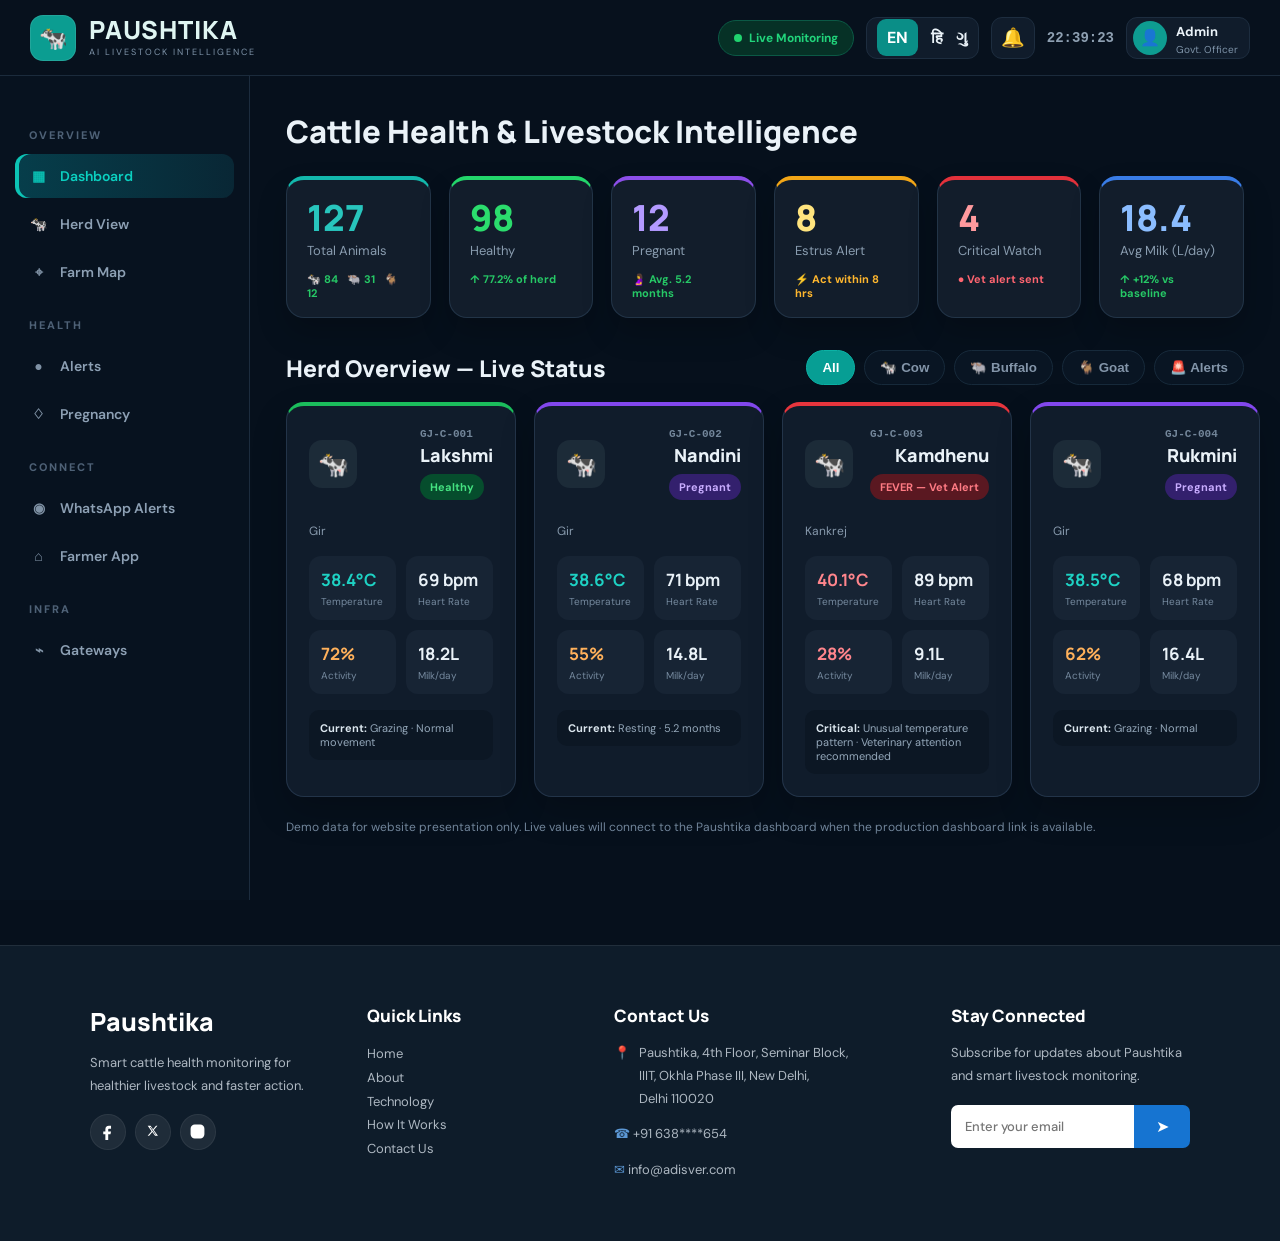
<file: adisver-website/dashboard-demo.html>
<!DOCTYPE html>
<html lang="en">
<head>
<meta charset="UTF-8">
<meta name="viewport" content="width=device-width, initial-scale=1.0">
<title>Paushtika Dashboard Demo</title>
<link href="https://fonts.googleapis.com/css2?family=DM+Sans:wght@400;500;600;700&family=Manrope:wght@700;800&display=swap" rel="stylesheet">
<style>
*{box-sizing:border-box}html{scroll-behavior:smooth}body{margin:0;background:#06101c;color:#eaf2f8;font-family:"DM Sans",sans-serif}.topbar{height:76px;background:#07111d;border-bottom:1px solid #1b2b3c;display:flex;align-items:center;justify-content:space-between;padding:0 30px;position:sticky;top:0;z-index:20}.brand{display:flex;align-items:center;gap:13px}.brand-mark{width:46px;height:46px;border-radius:13px;background:#0b9d91;display:grid;place-items:center;font-size:23px;box-shadow:inset 0 0 0 1px #ffffff18}.brand-name{font:800 25px Manrope;letter-spacing:1px;color:#dff5f2;line-height:1}.brand-sub{font-size:9px;letter-spacing:2px;color:#7f94a9;margin-top:4px}.top-actions{display:flex;align-items:center;gap:12px}.live{padding:9px 15px;border-radius:22px;background:#063126;border:1px solid #0b5945;color:#21d47b;font-weight:700;font-size:12px}.live:before{content:"";display:inline-block;width:8px;height:8px;border-radius:50%;background:#20d36f;margin-right:7px}.lang,.bell,.admin{border:1px solid #1d2d3f;background:#101c2b;border-radius:11px;height:42px;display:flex;align-items:center}.lang{padding:0 10px;gap:13px;font-weight:700}.lang .active{background:#0a8e87;color:#fff;border-radius:9px;padding:8px 10px}.bell{width:44px;justify-content:center;font-size:19px}.clock{font:600 14px monospace;color:#8ea0b2}.admin{padding:4px 11px 4px 6px;gap:9px}.avatar{width:34px;height:34px;border-radius:50%;background:#0e9c91;display:grid;place-items:center}.admin b{font-size:13px}.admin small{display:block;color:#7f94a9;font-size:10px;margin-top:2px}.shell{display:grid;grid-template-columns:250px 1fr;min-height:calc(100vh - 76px)}.sidebar{background:#07121f;border-right:1px solid #1c2c3e;padding:28px 15px;position:sticky;top:76px;height:calc(100vh - 76px);overflow:auto}.side-title{font-size:11px;letter-spacing:2px;color:#4e6176;font-weight:800;margin:0 14px 12px}.nav{display:flex;align-items:center;gap:12px;width:100%;padding:13px 14px;border:0;background:transparent;color:#8da0b4;text-align:left;border-radius:12px;font:600 14px "DM Sans";cursor:pointer;margin-bottom:4px}.nav:hover{background:#0c1b2b;color:#dbe7f0}.nav.active{background:linear-gradient(90deg,#063e4b,#092735);color:#0bd0c0;box-shadow:inset 4px 0 #0cc4b5}.nav .ico{width:19px;text-align:center;opacity:.9}.group{margin:24px 0 0}.main{padding:34px 36px 55px;overflow:hidden}.main-title{font:800 31px Manrope;margin:0 0 24px}.dashboard-grid{display:grid;grid-template-columns:repeat(6,minmax(140px,1fr));gap:18px}.stat{background:#121d2b;border:1px solid #223447;border-top:4px solid #13b8ac;border-radius:18px;padding:20px 20px 17px;min-height:125px;box-shadow:0 15px 30px #0003}.stat:nth-child(2){border-top-color:#23d66b}.stat:nth-child(3){border-top-color:#8c4ee9}.stat:nth-child(4){border-top-color:#f2a617}.stat:nth-child(5){border-top-color:#e3313b}.stat:nth-child(6){border-top-color:#397ce6}.num{font:800 36px Manrope;line-height:1}.stat:nth-child(1) .num{color:#28c5bd}.stat:nth-child(2) .num{color:#2bdd6d}.stat:nth-child(3) .num{color:#b39aff}.stat:nth-child(4) .num{color:#ffe47e}.stat:nth-child(5) .num{color:#ff9a9e}.stat:nth-child(6) .num{color:#8bbdff}.label{color:#899caf;margin-top:6px;font-size:13px}.sub{font-size:11px;color:#26c866;margin-top:13px;font-weight:700}.sub.warn{color:#ffb72e}.sub.red{color:#ff6570}.content-head{display:flex;align-items:center;justify-content:space-between;margin:32px 0 17px}.content-head h2{font:800 23px Manrope;margin:0}.filters{display:flex;gap:9px;flex-wrap:wrap}.filter{border:1px solid #172a3b;background:#091523;color:#8395a9;border-radius:22px;padding:9px 15px;font-weight:700;cursor:pointer}.filter.active{background:#079e94;color:#fff;border-color:#0bb2a5}.herd{display:grid;grid-template-columns:repeat(4,minmax(230px,1fr));gap:18px}.animal{background:#101c2b;border:1px solid #233449;border-top:4px solid #1bbd5c;border-radius:18px;padding:22px;min-height:340px;box-shadow:0 15px 35px #0003}.animal.purple{border-top-color:#8247ed}.animal.red{border-top-color:#e7353d}.animal .animal-top{display:flex;align-items:center;justify-content:space-between}.cow-icon{width:48px;height:48px;border-radius:13px;background:#1c2b38;display:grid;place-items:center;font-size:25px}.id{color:#73869a;font:600 11px monospace}.name{font:800 18px Manrope;text-align:right;margin-top:3px}.tag{display:inline-block;margin-top:7px;padding:6px 10px;border-radius:20px;font-size:11px;font-weight:700;background:#064d2d;color:#45e281}.tag.preg{background:#33206d;color:#c9adff}.tag.alert{background:#5a1821;color:#ff7b84}.breed{font-size:12px;color:#8799ac;margin:23px 0 17px}.metrics{display:grid;grid-template-columns:1fr 1fr;gap:10px}.metric{background:#172434;border-radius:12px;padding:12px}.metric .v{font:700 17px Manrope}.metric .m{font-size:10px;color:#75899e;margin-top:4px}.metric.teal .v{color:#1ed2c4}.metric.orange .v{color:#ffb15b}.metric.red .v{color:#ff858c}.activity{margin-top:16px;background:#0c1724;border-radius:10px;padding:11px;color:#94a7b9;font-size:11px}.activity strong{color:#dce7ef}.panel{display:none}.panel.active{display:block}.demo-note{margin-top:22px;color:#71859a;font-size:12px}.site-footer{background:#0e1c2a;color:#fff;padding:58px 7vw 46px;display:grid;grid-template-columns:1.15fr 1fr 1.45fr 1.2fr;gap:48px;border-top:1px solid rgba(255,255,255,.08);margin-top:45px}.site-footer h3{font:800 17px Manrope;margin:0 0 15px}.site-footer p,.site-footer a,.site-footer address{font-size:13px;line-height:1.75;color:#aeb8c2}.site-footer a{text-decoration:none}.site-footer a:hover{color:#dce6a8}.footer-brand{font:800 25px Manrope;color:#fff;margin-bottom:11px}.footer-brand-col>p{max-width:290px}.social{display:flex;gap:9px;margin-top:16px}.social a{width:36px;height:36px;border-radius:50%;display:grid;place-items:center;background:#ffffff12;color:#fff;border:1px solid #ffffff10}.social a:hover{background:#ffffff20}.social svg{width:17px;height:17px;fill:currentColor}.site-footer address{font-style:normal;margin-bottom:8px;display:flex;gap:9px;align-items:flex-start}.site-footer address span,.site-footer .footer-col>p>span{color:#5c98d5}.newsletter-col p{max-width:330px}.newsletter-form{display:flex;margin-top:17px;max-width:360px}.newsletter-form input{min-width:0;flex:1;border:0;outline:0;padding:13px 14px;border-radius:7px 0 0 7px;font:500 13px "DM Sans"}.newsletter-form button{width:56px;border:0;border-radius:0 7px 7px 0;background:#1674d1;color:#fff;font-size:16px;cursor:pointer}
@media(max-width:1250px){.dashboard-grid{grid-template-columns:repeat(3,1fr)}.herd{grid-template-columns:repeat(2,1fr)}}@media(max-width:850px){.top-actions .clock,.top-actions .lang,.top-actions .admin small{display:none}.shell{grid-template-columns:1fr}.sidebar{position:static;height:auto;display:flex;gap:5px;overflow:auto;padding:10px}.group{display:contents}.side-title{display:none}.nav{min-width:max-content}.main{padding:25px 18px}.site-footer{grid-template-columns:1fr 1fr}}@media(max-width:600px){.dashboard-grid,.herd{grid-template-columns:1fr}.main-title{font-size:25px}.topbar{padding:0 15px}.brand-name{font-size:20px}.live{display:none}.site-footer{grid-template-columns:1fr}}
</style>
</head>
<body class="kiran-site">
<header class="topbar">
  <div class="brand"><div class="brand-mark">🐄</div><div><div class="brand-name">PAUSHTIKA</div><div class="brand-sub">AI LIVESTOCK INTELLIGENCE</div></div></div>
  <div class="top-actions"><div class="live">Live Monitoring</div><div class="lang"><span class="active">EN</span><span>हि</span><span>ગુ</span></div><div class="bell">🔔</div><div class="clock" id="clock">16:40:06</div><div class="admin"><div class="avatar">👤</div><div><b>Admin</b><small>Govt. Officer</small></div></div></div>
</header>
<div class="shell">
<aside class="sidebar">
  <div class="group"><div class="side-title">OVERVIEW</div><button class="nav active" data-panel="dashboard"><span class="ico">▦</span>Dashboard</button><button class="nav" data-panel="herd"><span class="ico">🐄</span>Herd View</button><button class="nav" data-panel="map"><span class="ico">⌖</span>Farm Map</button></div>
  <div class="group"><div class="side-title">HEALTH</div><button class="nav" data-panel="alerts"><span class="ico">●</span>Alerts</button><button class="nav" data-panel="pregnancy"><span class="ico">♢</span>Pregnancy</button></div>
  <div class="group"><div class="side-title">CONNECT</div><button class="nav" data-panel="whatsapp"><span class="ico">◉</span>WhatsApp Alerts</button><button class="nav" data-panel="farmer"><span class="ico">⌂</span>Farmer App</button></div>
  <div class="group"><div class="side-title">INFRA</div><button class="nav" data-panel="gateways"><span class="ico">⌁</span>Gateways</button></div>
</aside>
<main class="main">
  <section id="dashboard" class="panel active">
    <h1 class="main-title">Cattle Health &amp; Livestock Intelligence</h1>
    <div class="dashboard-grid">
      <div class="stat"><div class="num">127</div><div class="label">Total Animals</div><div class="sub">🐄 84 &nbsp; 🐃 31 &nbsp; 🐐 12</div></div>
      <div class="stat"><div class="num">98</div><div class="label">Healthy</div><div class="sub">↑ 77.2% of herd</div></div>
      <div class="stat"><div class="num">12</div><div class="label">Pregnant</div><div class="sub">🤰 Avg. 5.2 months</div></div>
      <div class="stat"><div class="num">8</div><div class="label">Estrus Alert</div><div class="sub warn">⚡ Act within 8 hrs</div></div>
      <div class="stat"><div class="num">4</div><div class="label">Critical Watch</div><div class="sub red">● Vet alert sent</div></div>
      <div class="stat"><div class="num">18.4</div><div class="label">Avg Milk (L/day)</div><div class="sub">↑ +12% vs baseline</div></div>
    </div>
    <div class="content-head"><h2>Herd Overview — Live Status</h2><div class="filters"><button class="filter active">All</button><button class="filter">🐄 Cow</button><button class="filter">🐃 Buffalo</button><button class="filter">🐐 Goat</button><button class="filter">🚨 Alerts</button></div></div>
    <div class="herd">
      <article class="animal"><div class="animal-top"><div class="cow-icon">🐄</div><div><div class="id">GJ-C-001</div><div class="name">Lakshmi</div><span class="tag">Healthy</span></div></div><div class="breed">Gir</div><div class="metrics"><div class="metric teal"><div class="v">38.4°C</div><div class="m">Temperature</div></div><div class="metric"><div class="v">69 bpm</div><div class="m">Heart Rate</div></div><div class="metric orange"><div class="v">72%</div><div class="m">Activity</div></div><div class="metric"><div class="v">18.2L</div><div class="m">Milk/day</div></div></div><div class="activity"><strong>Current:</strong> Grazing · Normal movement</div></article>
      <article class="animal purple"><div class="animal-top"><div class="cow-icon">🐄</div><div><div class="id">GJ-C-002</div><div class="name">Nandini</div><span class="tag preg">Pregnant</span></div></div><div class="breed">Gir</div><div class="metrics"><div class="metric teal"><div class="v">38.6°C</div><div class="m">Temperature</div></div><div class="metric"><div class="v">71 bpm</div><div class="m">Heart Rate</div></div><div class="metric orange"><div class="v">55%</div><div class="m">Activity</div></div><div class="metric"><div class="v">14.8L</div><div class="m">Milk/day</div></div></div><div class="activity"><strong>Current:</strong> Resting · 5.2 months</div></article>
      <article class="animal red"><div class="animal-top"><div class="cow-icon">🐄</div><div><div class="id">GJ-C-003</div><div class="name">Kamdhenu</div><span class="tag alert">FEVER — Vet Alert</span></div></div><div class="breed">Kankrej</div><div class="metrics"><div class="metric red"><div class="v">40.1°C</div><div class="m">Temperature</div></div><div class="metric"><div class="v">89 bpm</div><div class="m">Heart Rate</div></div><div class="metric red"><div class="v">28%</div><div class="m">Activity</div></div><div class="metric"><div class="v">9.1L</div><div class="m">Milk/day</div></div></div><div class="activity"><strong>Critical:</strong> Unusual temperature pattern · Veterinary attention recommended</div></article>
      <article class="animal purple"><div class="animal-top"><div class="cow-icon">🐄</div><div><div class="id">GJ-C-004</div><div class="name">Rukmini</div><span class="tag preg">Pregnant</span></div></div><div class="breed">Gir</div><div class="metrics"><div class="metric teal"><div class="v">38.5°C</div><div class="m">Temperature</div></div><div class="metric"><div class="v">68 bpm</div><div class="m">Heart Rate</div></div><div class="metric orange"><div class="v">62%</div><div class="m">Activity</div></div><div class="metric"><div class="v">16.4L</div><div class="m">Milk/day</div></div></div><div class="activity"><strong>Current:</strong> Grazing · Normal</div></article>
    </div>
    <div class="demo-note">Demo data for website presentation only. Live values will connect to the Paushtika dashboard when the production dashboard link is available.</div>
  </section>
  <section id="herd" class="panel"><h1 class="main-title">Herd View</h1><div class="content-head"><h2>127 animals monitored</h2></div><div class="herd"><article class="animal"><div class="name" style="text-align:left">Lakshmi · GJ-C-001</div><div class="breed">Healthy · Grazing · 38.4°C</div><div class="activity">Activity: 72% · Location: North pasture</div></article><article class="animal purple"><div class="name" style="text-align:left">Nandini · GJ-C-002</div><div class="breed">Pregnant · Resting · 38.6°C</div><div class="activity">Activity: 55% · Location: Shed 2</div></article></div></section>
  <section id="map" class="panel"><h1 class="main-title">Farm Map</h1><div class="stat" style="max-width:700px"><div class="num">127</div><div class="label">Tracked animals across the farm</div><div class="activity">📍 Live location view placeholder — this demo will connect to GPS/LoRaWAN location data later.</div></div></section>
  <section id="alerts" class="panel"><h1 class="main-title">Health Alerts</h1><div class="stat" style="max-width:760px;border-top-color:#e3313b"><div class="num">4</div><div class="label">Critical Watch</div><div class="sub red">Veterinary attention recommended</div><div class="activity">Kamdhenu · GJ-C-003 · Unusual temperature and activity pattern detected.</div></div></section>
  <section id="pregnancy" class="panel"><h1 class="main-title">Pregnancy</h1><div class="stat" style="max-width:760px;border-top-color:#8c4ee9"><div class="num">12</div><div class="label">Pregnancy cases being monitored</div><div class="activity">Nandini · Avg. 5.2 months · Continue routine monitoring.</div></div></section>
  <section id="whatsapp" class="panel"><h1 class="main-title">WhatsApp Alerts</h1><div class="stat" style="max-width:760px;border-top-color:#23d66b"><div class="num">✓</div><div class="label">Alert channel active</div><div class="activity">When a critical health pattern is detected, the configured farmer/veterinary contact can receive an alert through WhatsApp.</div></div></section>
  <section id="farmer" class="panel"><h1 class="main-title">Farmer App</h1><div class="stat" style="max-width:760px"><div class="label">Mobile access</div><div class="activity">The production farmer app will be connected here once its live URL is available.</div></div></section>
  <section id="gateways" class="panel"><h1 class="main-title">Gateways</h1><div class="stat" style="max-width:760px;border-top-color:#397ce6"><div class="num">3</div><div class="label">Connected gateways</div><div class="activity">LoRaWAN gateway status and last-seen information will appear here in the connected version.</div></div></section>
</main></div>
<footer id="contact" class="site-footer">
  <div class="footer-col footer-brand-col"><div class="footer-brand">Paushtika</div><p>Smart cattle health monitoring for healthier livestock and faster action.</p><div class="social" aria-label="Paushtika social links">
    <a href="https://facebook.com" target="_blank" rel="noopener noreferrer" aria-label="Facebook"><svg viewBox="0 0 24 24"><path d="M14 8h3V4h-3c-3.31 0-5 1.79-5 5v3H6v4h3v8h4v-8h3.2l.8-4H13V9c0-.7.3-1 1-1z"/></svg></a>
    <a href="https://x.com" target="_blank" rel="noopener noreferrer" aria-label="X"><svg viewBox="0 0 24 24"><path d="M5.2 4h4.1l3.5 4.8L16.9 4H19l-5.2 6 5.9 8h-4.1l-3.8-5.2L7.3 18H5.2l5.5-6.3L5.2 4zm3.1 1.8 7.4 10.4h1.1L9.4 5.8H8.3z"/></svg></a>
    <a href="https://instagram.com" target="_blank" rel="noopener noreferrer" aria-label="Instagram"><svg viewBox="0 0 24 24" fill="none" stroke="currentColor" stroke-width="1.9"><rect x="3.2" y="3.2" width="17.6" height="17.6" rx="5"/><circle cx="12" cy="12" r="4.1"/><circle cx="17.5" cy="6.7" r="1" fill="currentColor" stroke="none"/></svg></a>
  </div></div>
  <div class="footer-col"><h3>Quick Links</h3><a href="index.html">Home</a><br><a href="index.html#about">About</a><br><a href="index.html#technology">Technology</a><br><a href="index.html#technology">How It Works</a><br><a href="#contact">Contact Us</a></div>
  <div class="footer-col"><h3>Contact Us</h3><address><span>📍</span><a href="https://www.google.com/maps/search/?api=1&query=Seminar+Block+IIIT+Okhla+Phase+III+New+Delhi+Delhi+110020" target="_blank" rel="noopener noreferrer">Paushtika, 4th Floor, Seminar Block,<br>IIIT, Okhla Phase III, New Delhi,<br>Delhi 110020</a></address><p><span>☎</span> <a href="tel:+916380000654">+91 638****654</a></p><p><span>✉</span> <a href="mailto:info@adisver.com">info@adisver.com</a></p></div>
  <div class="footer-col newsletter-col"><h3>Stay Connected</h3><p>Subscribe for updates about Paushtika and smart livestock monitoring.</p><form class="newsletter-form" action="mailto:info@adisver.com" method="post" enctype="text/plain"><input type="email" name="email" placeholder="Enter your email" aria-label="Email address" required><button type="submit" aria-label="Subscribe">➤</button></form></div>
</footer>
<script>
const navs=document.querySelectorAll('.nav'),panels=document.querySelectorAll('.panel');
navs.forEach(n=>n.addEventListener('click',()=>{navs.forEach(x=>x.classList.remove('active'));n.classList.add('active');panels.forEach(p=>p.classList.toggle('active',p.id===n.dataset.panel));window.scrollTo({top:0,behavior:'smooth'})}));
const filters=document.querySelectorAll('.filter');filters.forEach(f=>f.addEventListener('click',()=>{filters.forEach(x=>x.classList.remove('active'));f.classList.add('active')}));
function tick(){document.getElementById('clock').textContent=new Date().toLocaleTimeString('en-GB',{hour12:false})}tick();setInterval(tick,1000);
</script>
</body></html>
</file>
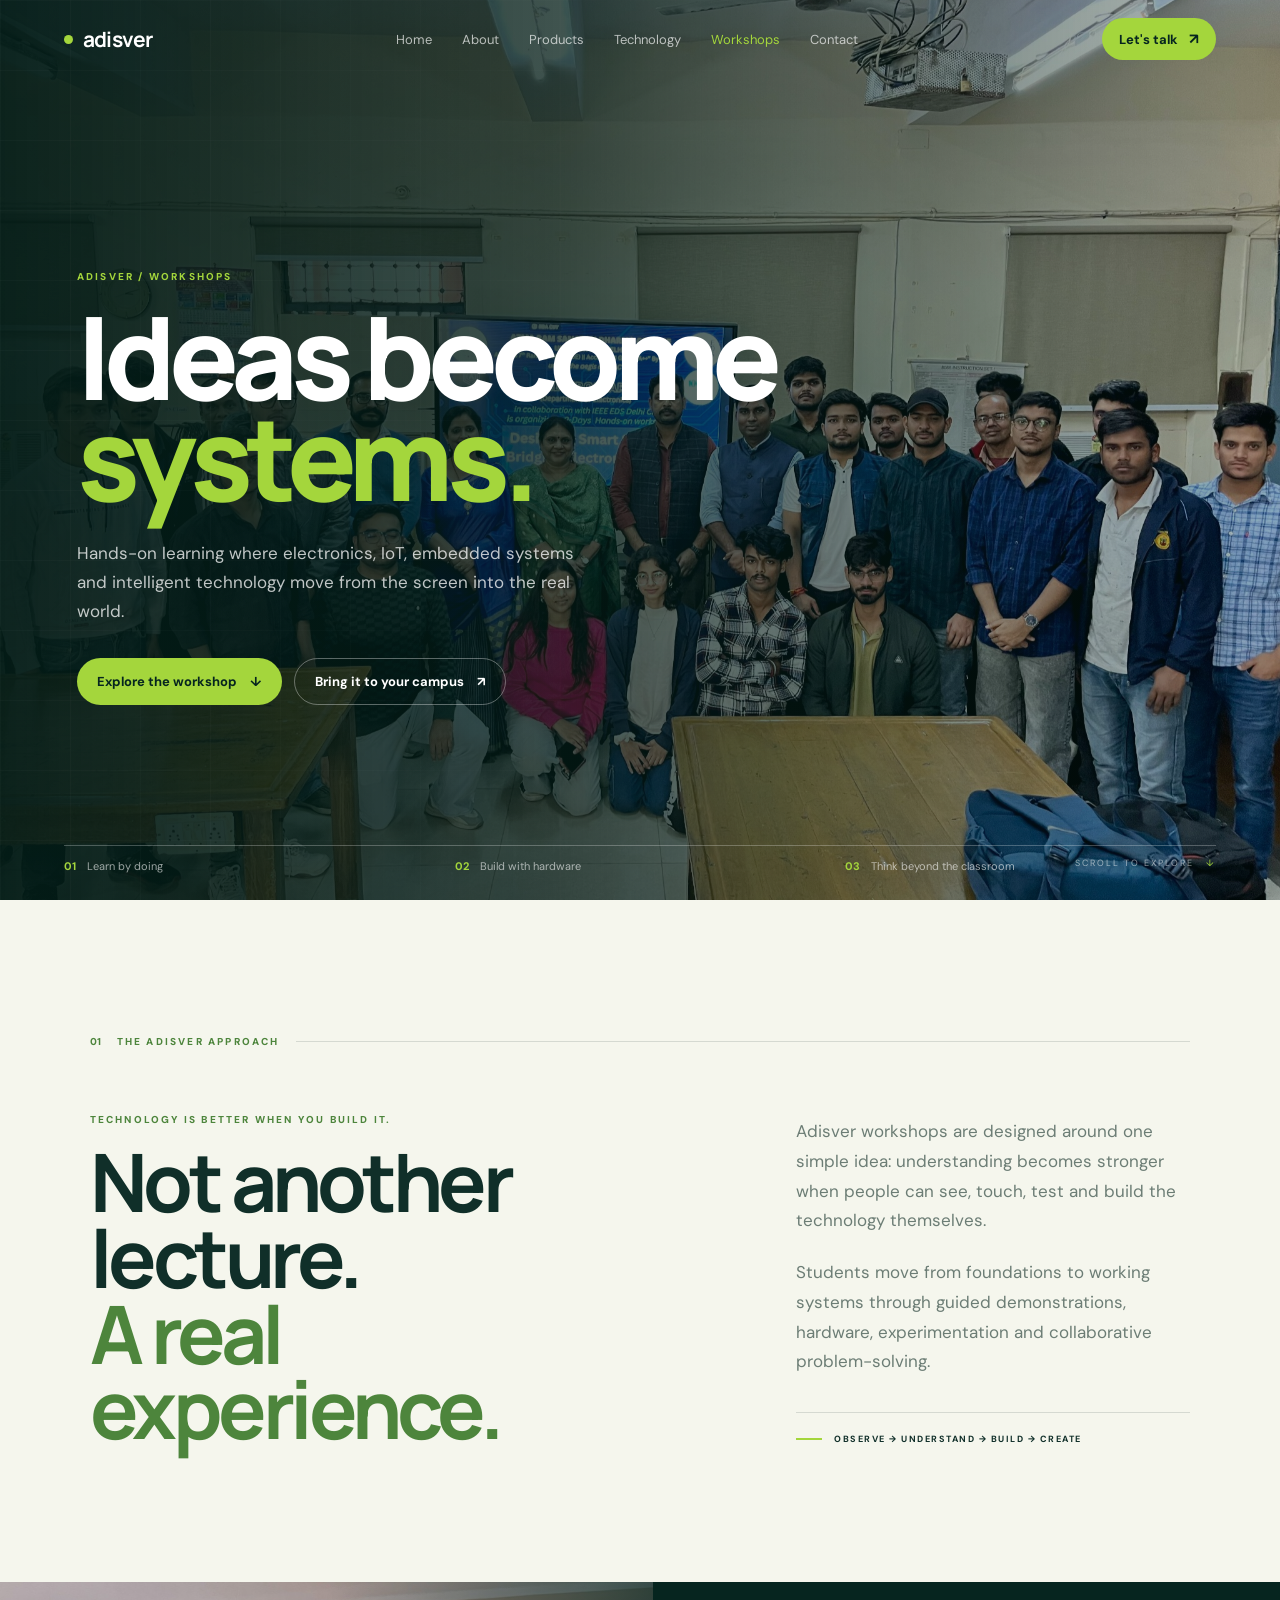
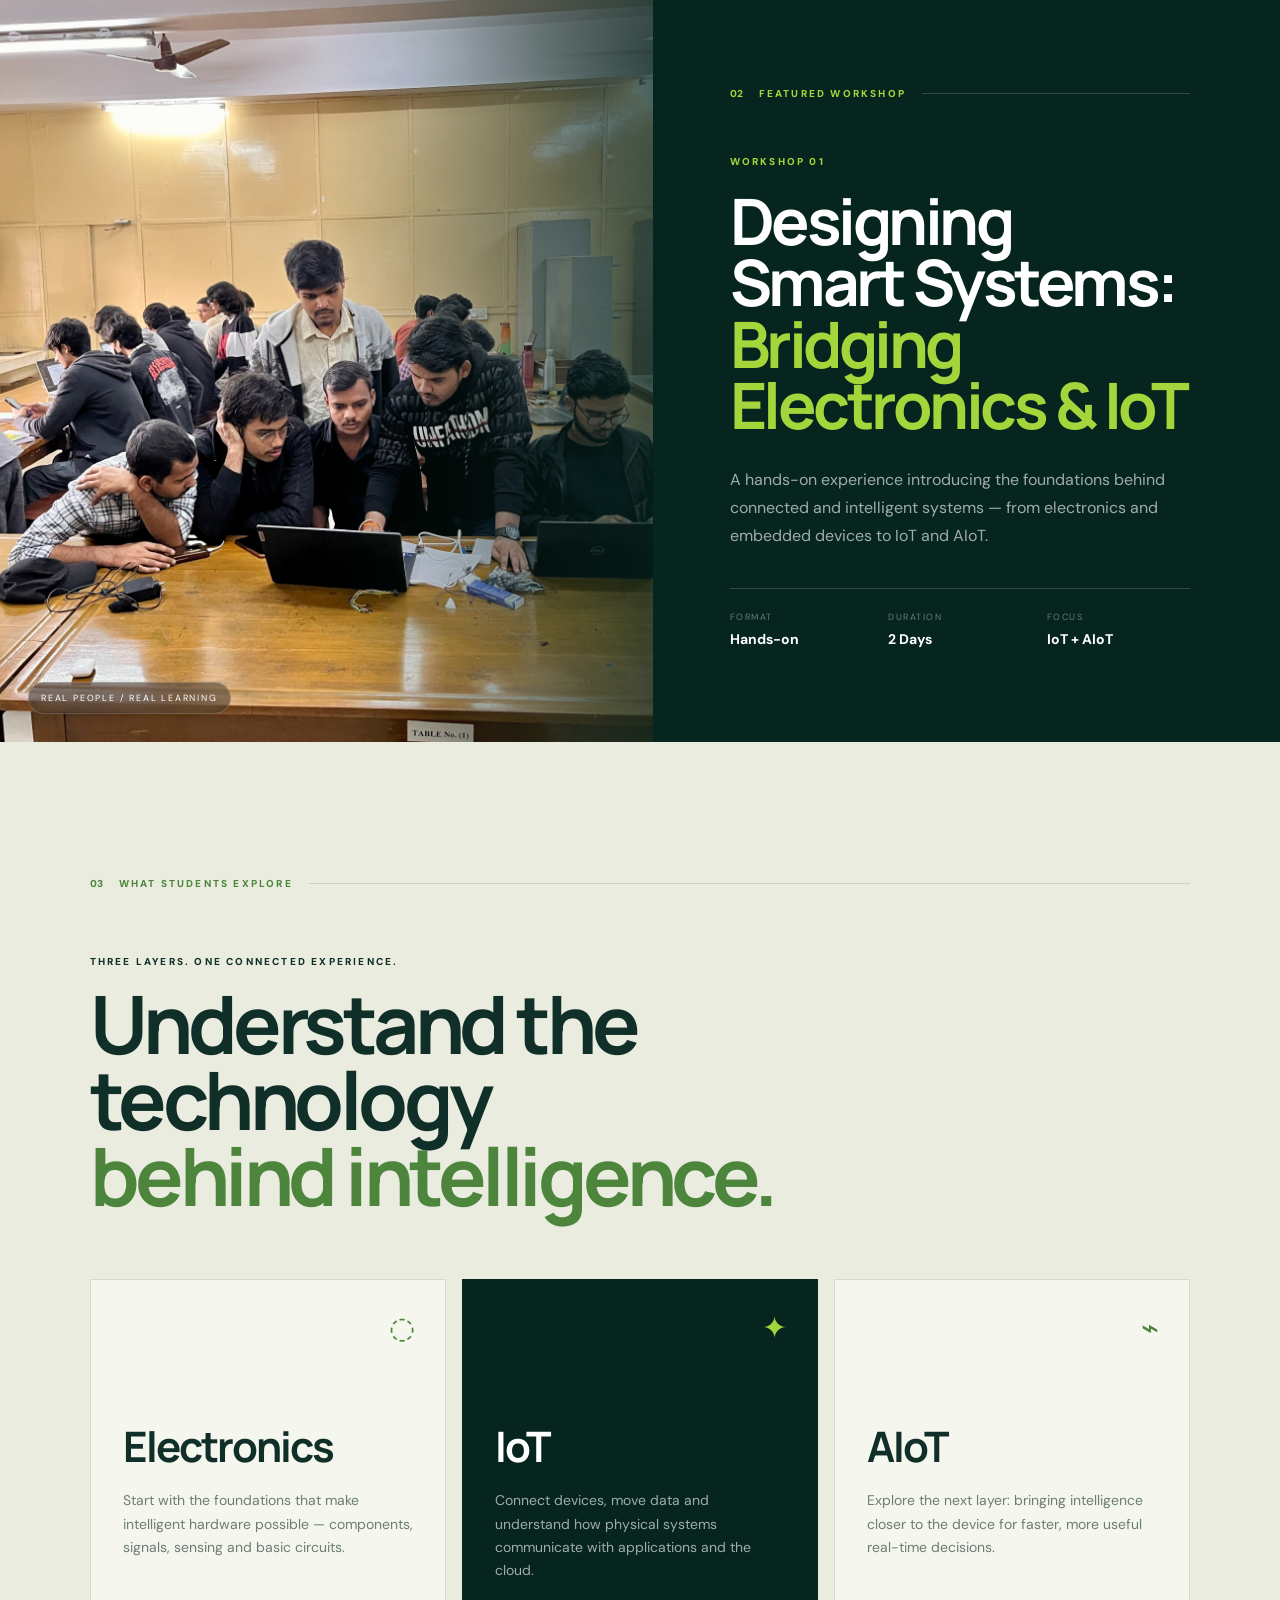
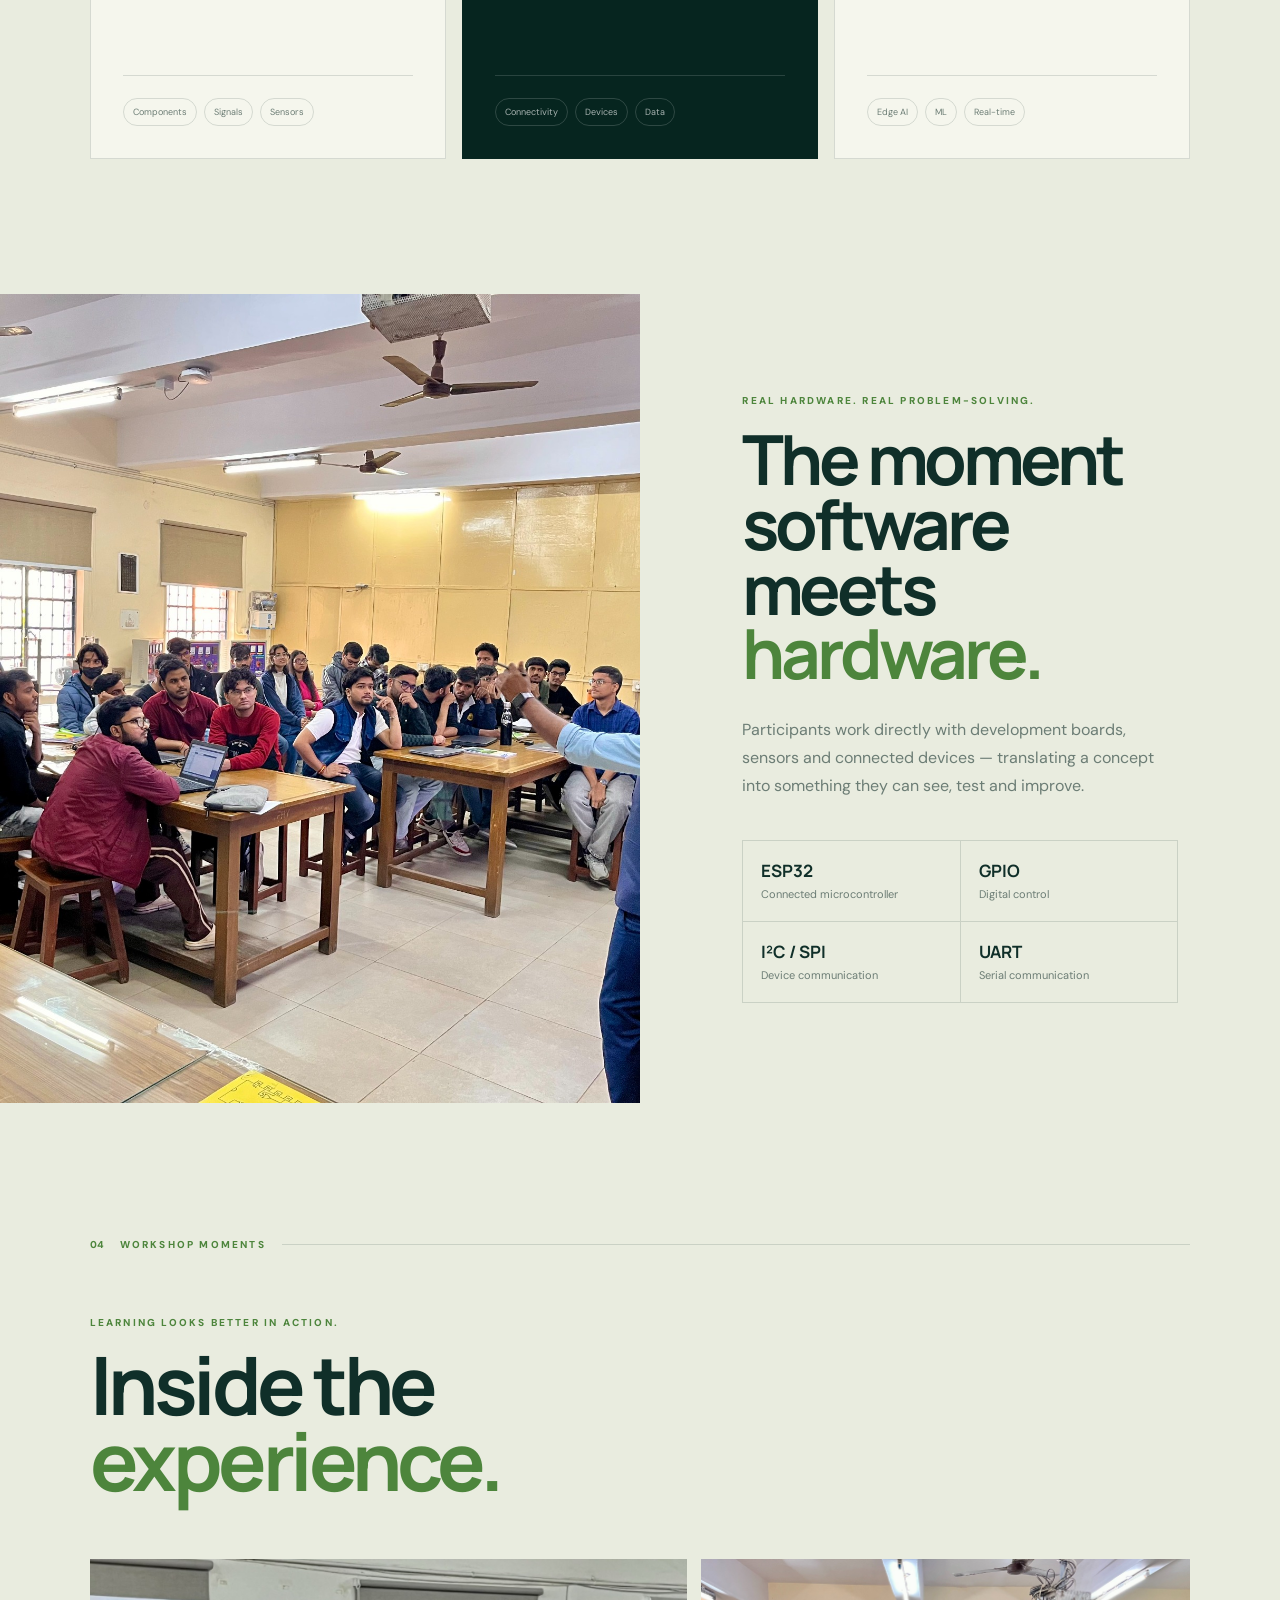
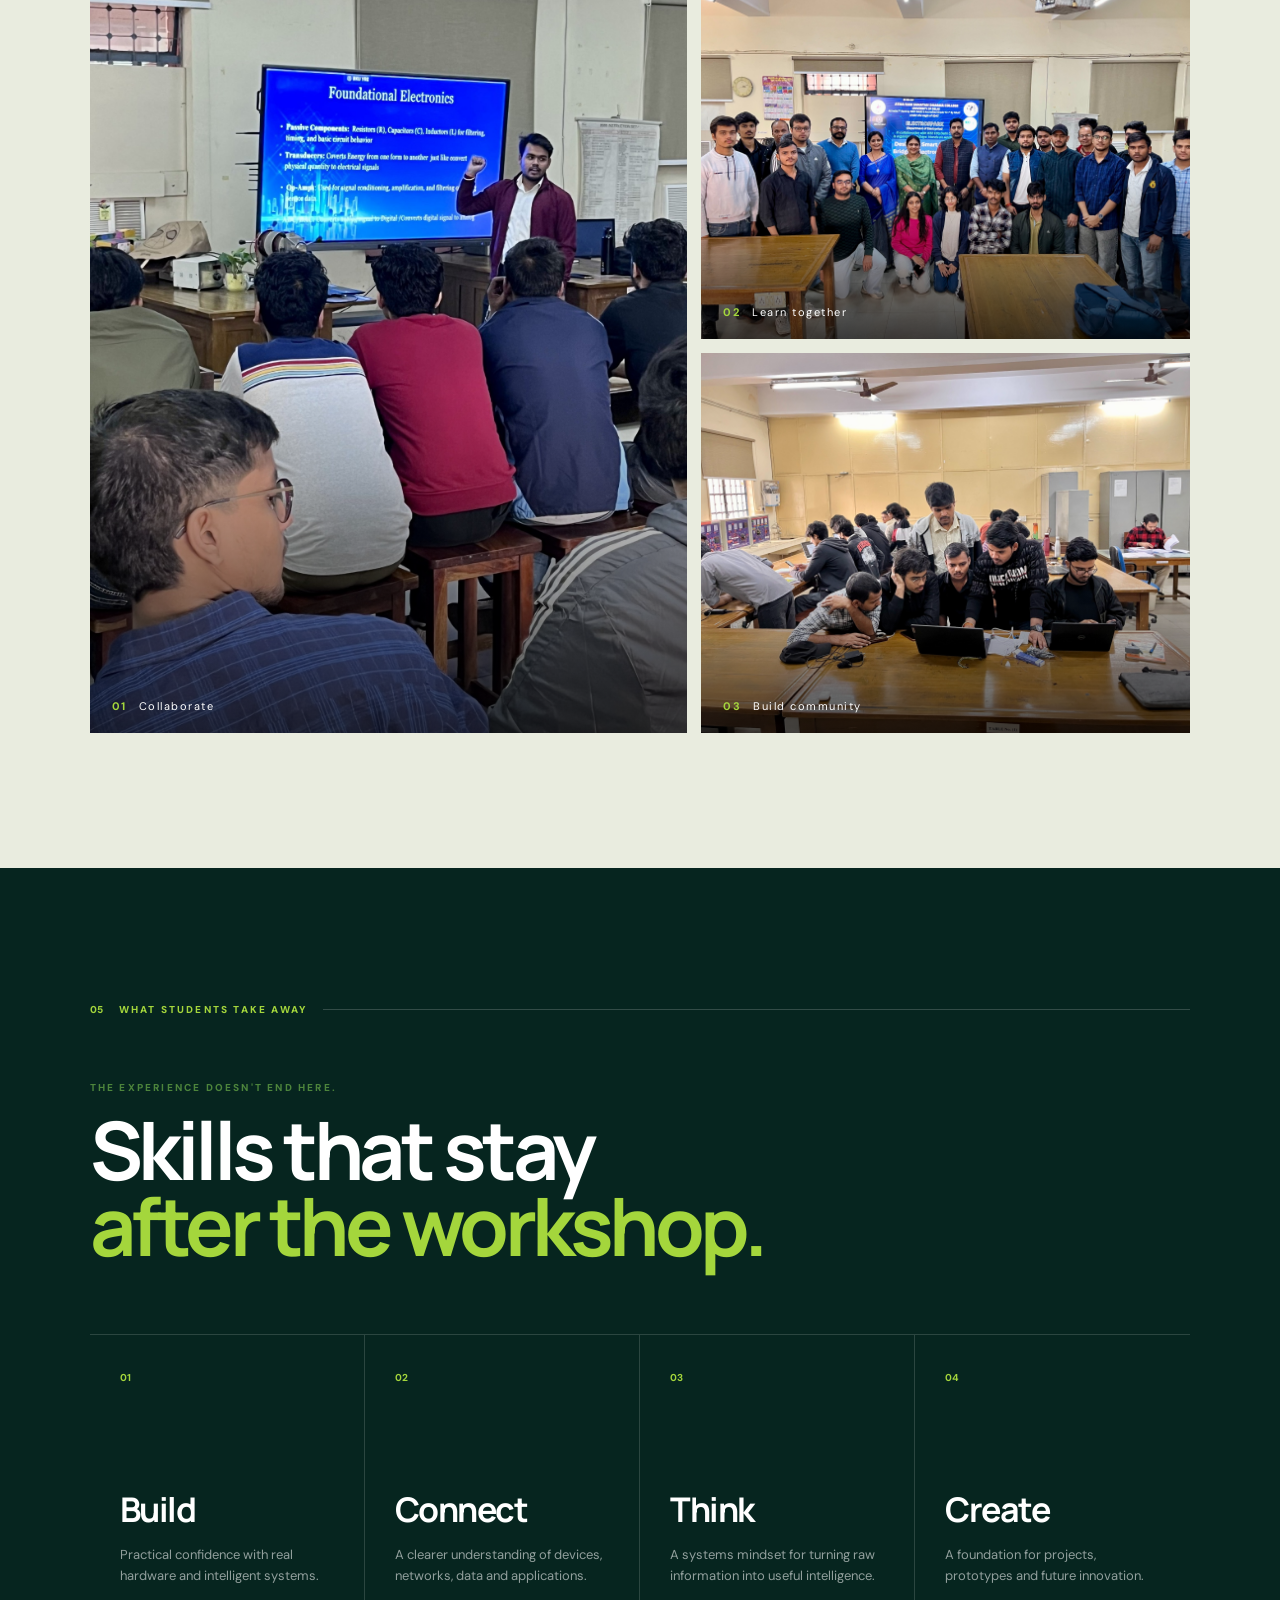
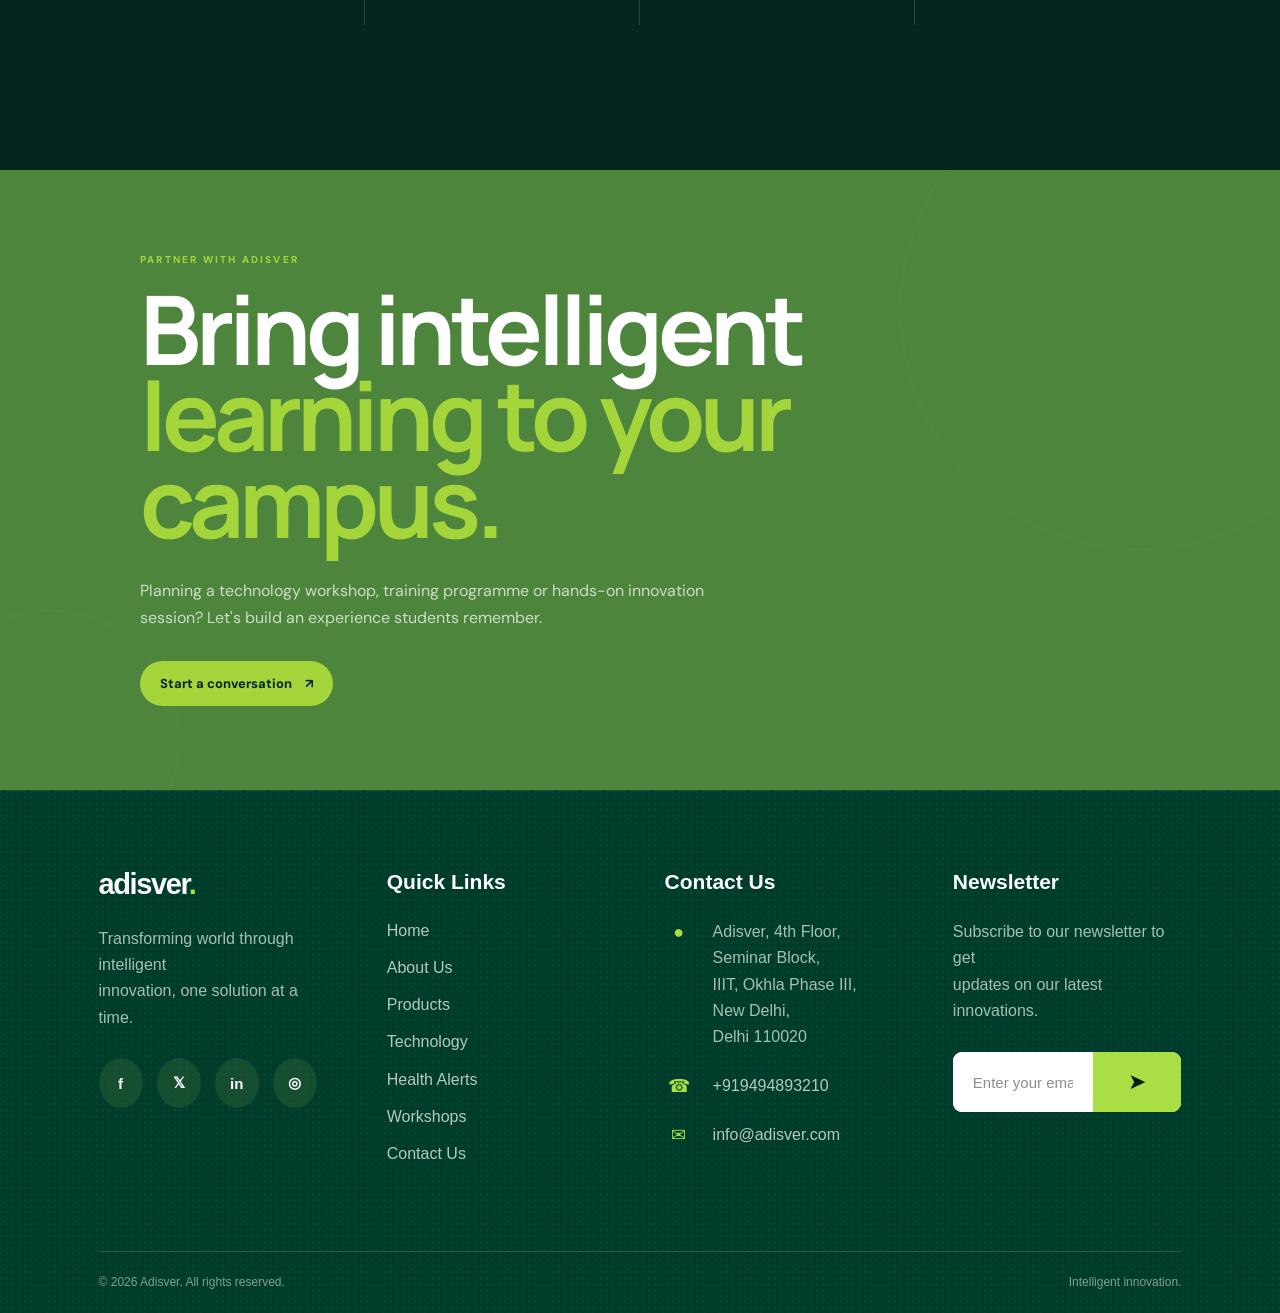
<file: adisver-website/workshop.html>
<!DOCTYPE html>
<html lang="en">
<head>
  <meta charset="UTF-8">
  <meta name="viewport" content="width=device-width, initial-scale=1.0">
  <title>Workshops | Adisver</title>
  <meta name="description" content="Adisver hands-on workshops turn electronics, IoT, embedded systems and AIoT concepts into practical experience.">
  <link rel="preconnect" href="https://fonts.googleapis.com">
  <link rel="preconnect" href="https://fonts.gstatic.com" crossorigin>
  <link href="https://fonts.googleapis.com/css2?family=DM+Sans:wght@400;500;600;700&family=Manrope:wght@500;600;700;800&display=swap" rel="stylesheet">
  <link rel="stylesheet" href="css/workshop.css">
</head>
<body class="kiran-site">
  <div class="loader" aria-hidden="true"><div class="loader-word">adisver<span>.</span></div></div>

  <header class="header kiran-header" id="top">
    <a class="brand" href="index.html#top" aria-label="Adisver home"><span class="brand-dot"></span><span>adisver</span></a>
    <nav class="nav" aria-label="Primary navigation">
      <a href="index.html#top">Home</a>
      <a href="index.html#about">About</a>
      <a href="index.html#ecosystem">Products</a>
      <a href="index.html#technology">Technology</a>
      <a class="active" href="index.html#workshops">Workshops</a>
      <a href="index.html#contact">Contact</a>
    </nav>
    <a class="header-cta" href="index.html#contact">Let's talk <span>↗</span></a>
    <button class="menu" aria-label="Open menu" aria-expanded="false"><i></i><i></i></button>
  </header>

  <div class="mobile-nav" aria-hidden="true">
    <a href="index.html#top">Home</a><a href="index.html#about">About</a><a href="index.html#ecosystem">Products</a><a href="index.html#technology">Technology</a><a href="index.html#workshops">Workshops</a><a href="index.html#contact">Contact</a>
  </div>

  <main>
    <section class="hero">
      <img class="hero-bg" src="assets/images/workshop/hero.jpg" alt="Students and mentors at an Adisver workshop">
      <div class="hero-shade"></div>
      <div class="hero-grid"></div>
      <div class="hero-content">
        <p class="kicker reveal">ADISVER / WORKSHOPS</p>
        <h1 class="reveal delay-1">Ideas become<br><em>systems.</em></h1>
        <p class="hero-copy reveal delay-2">Hands-on learning where electronics, IoT, embedded systems and intelligent technology move from the screen into the real world.</p>
        <div class="hero-actions reveal delay-3">
          <a class="button button-lime" href="#featured">Explore the workshop <span>↓</span></a>
          <a class="button button-ghost" href="#contact">Bring it to your campus <span>↗</span></a>
        </div>
      </div>
      <div class="hero-meta reveal delay-3">
        <div><strong>01</strong><span>Learn by doing</span></div>
        <div><strong>02</strong><span>Build with hardware</span></div>
        <div><strong>03</strong><span>Think beyond the classroom</span></div>
      </div>
      <div class="scroll-note">SCROLL TO EXPLORE <span>↓</span></div>
    </section>

    <section class="intro section">
      <div class="section-top"><span>01</span><p>THE ADISVER APPROACH</p><i></i></div>
      <div class="intro-layout">
        <div class="intro-title reveal">
          <p class="micro">TECHNOLOGY IS BETTER WHEN YOU BUILD IT.</p>
          <h2>Not another lecture.<br><span>A real experience.</span></h2>
        </div>
        <div class="intro-copy reveal delay-1">
          <p>Adisver workshops are designed around one simple idea: understanding becomes stronger when people can see, touch, test and build the technology themselves.</p>
          <p>Students move from foundations to working systems through guided demonstrations, hardware, experimentation and collaborative problem-solving.</p>
          <div class="signature-line"><span></span><b>OBSERVE → UNDERSTAND → BUILD → CREATE</b></div>
        </div>
      </div>
    </section>

    <section class="featured" id="featured">
      <div class="feature-photo reveal"><img src="assets/images/workshop/group.jpg" alt="Students attending an Adisver workshop"><div class="photo-label">REAL PEOPLE / REAL LEARNING</div></div>
      <div class="feature-copy">
        <div class="section-top light"><span>02</span><p>FEATURED WORKSHOP</p><i></i></div>
        <p class="workshop-id reveal">WORKSHOP 01</p>
        <h2 class="reveal delay-1">Designing Smart Systems:<br><em>Bridging Electronics &amp; IoT</em></h2>
        <p class="lead reveal delay-2">A hands-on experience introducing the foundations behind connected and intelligent systems — from electronics and embedded devices to IoT and AIoT.</p>
        <div class="stats reveal delay-3">
          <div><small>FORMAT</small><strong>Hands-on</strong></div>
          <div><small>DURATION</small><strong>2 Days</strong></div>
          <div><small>FOCUS</small><strong>IoT + AIoT</strong></div>
        </div>
      </div>
    </section>

    <section class="systems section" id="experience">
      <div class="section-top"><span>03</span><p>WHAT STUDENTS EXPLORE</p><i></i></div>
      <div class="section-heading reveal"><p class="micro">THREE LAYERS. ONE CONNECTED EXPERIENCE.</p><h2>Understand the technology<br><span>behind intelligence.</span></h2></div>
      <div class="system-grid">
        <article class="system-card reveal"><div class="num"></div><div class="icon">◌</div><h3>Electronics</h3><p>Start with the foundations that make intelligent hardware possible — components, signals, sensing and basic circuits.</p><div class="chips"><span>Components</span><span>Signals</span><span>Sensors</span></div></article>
        <article class="system-card dark reveal delay-1"><div class="num"></div><div class="icon">✦</div><h3>IoT</h3><p>Connect devices, move data and understand how physical systems communicate with applications and the cloud.</p><div class="chips"><span>Connectivity</span><span>Devices</span><span>Data</span></div></article>
        <article class="system-card reveal delay-2"><div class="num"></div><div class="icon">⌁</div><h3>AIoT</h3><p>Explore the next layer: bringing intelligence closer to the device for faster, more useful real-time decisions.</p><div class="chips"><span>Edge AI</span><span>ML</span><span>Real-time</span></div></article>
      </div>
    </section>

    <section class="split-feature">
      <div class="split-image reveal"><img src="assets/images/workshop/esp32.jpg" alt="Students working with an ESP32 and hardware"></div>
      <div class="split-copy reveal delay-1"><p class="micro">REAL HARDWARE. REAL PROBLEM-SOLVING.</p><h2>The moment software<br>meets <span>hardware.</span></h2><p>Participants work directly with development boards, sensors and connected devices — translating a concept into something they can see, test and improve.</p><div class="hardware-list"><div><b>ESP32</b><span>Connected microcontroller</span></div><div><b>GPIO</b><span>Digital control</span></div><div><b>I²C / SPI</b><span>Device communication</span></div><div><b>UART</b><span>Serial communication</span></div></div></div>
    </section>

    <section class="gallery section">
      <div class="section-top"><span>04</span><p>WORKSHOP MOMENTS</p><i></i></div>
      <div class="gallery-head reveal"><p class="micro">LEARNING LOOKS BETTER IN ACTION.</p><h2>Inside the<br><span>experience.</span></h2></div>
      <div class="gallery-grid">
        <figure class="gallery-card tall reveal"><img src="assets/images/workshop/embedded.jpg" alt="Students collaborating during an embedded systems workshop"><figcaption><b>01</b><span>Collaborate</span></figcaption></figure>
        <figure class="gallery-card reveal delay-2"><img src="assets/images/workshop/hero.jpg" alt="Group workshop session"><figcaption><b>02</b><span>Learn together</span></figcaption></figure>
        <figure class="gallery-card wide reveal delay-3"><img src="assets/images/workshop/group.jpg" alt="Students and mentors after the workshop"><figcaption><b>03</b><span>Build community</span></figcaption></figure>
      </div>
    </section>

    <section class="takeaways">
      <div class="takeaway-inner section">
        <div class="section-top light"><span>05</span><p>WHAT STUDENTS TAKE AWAY</p><i></i></div>
        <div class="takeaway-heading reveal"><p class="micro">THE EXPERIENCE DOESN'T END HERE.</p><h2>Skills that stay<br><span>after the workshop.</span></h2></div>
        <div class="takeaway-grid">
          <div class="take reveal"><b>01</b><h3>Build</h3><p>Practical confidence with real hardware and intelligent systems.</p></div>
          <div class="take reveal delay-1"><b>02</b><h3>Connect</h3><p>A clearer understanding of devices, networks, data and applications.</p></div>
          <div class="take reveal delay-2"><b>03</b><h3>Think</h3><p>A systems mindset for turning raw information into useful intelligence.</p></div>
          <div class="take reveal delay-3"><b>04</b><h3>Create</h3><p>A foundation for projects, prototypes and future innovation.</p></div>
        </div>
      </div>
    </section>

    <section class="cta" id="contact">
      <div class="orb orb-one"></div><div class="orb orb-two"></div>
      <div class="cta-content reveal"><p class="micro">PARTNER WITH ADISVER</p><h2>Bring intelligent<br><span>learning to your campus.</span></h2><p>Planning a technology workshop, training programme or hands-on innovation session? Let's build an experience students remember.</p><a class="button button-lime" href="index.html#contact">Start a conversation <span>↗</span></a></div>
    </section>
  </main>

  
<footer class="footer adisver-footer">
  <div class="footer-main">
    <div class="footer-column footer-brand-column">
      <a class="footer-brand" href="#top">adisver<span>.</span></a>
      <p>Transforming world through intelligent<br>innovation, one solution at a time.</p>
      <div class="footer-socials" aria-label="Social links">
        <a href="#" aria-label="Facebook">f</a>
        <a href="#" aria-label="X">𝕏</a>
        <a href="#" aria-label="LinkedIn">in</a>
        <a href="#" aria-label="Instagram">◎</a>
      </div>
    </div>

    <div class="footer-column">
      <h4>Quick Links</h4>
      <a href="index.html#top">Home</a>
      <a href="index.html#about">About Us</a>
      <a href="index.html#ecosystem">Products</a>
      <a href="index.html#technology">Technology</a>
      <a href="index.html#health-alerts">Health Alerts</a>
      <a href="index.html#workshops">Workshops</a>
      <a href="index.html#contact">Contact Us</a>
    </div>

    <div class="footer-column">
      <h4>Contact Us</h4>
      <div class="footer-contact">
        <p><span class="contact-icon">●</span><span>Adisver, 4th Floor, Seminar Block,<br>IIIT, Okhla Phase III, New Delhi,<br>Delhi 110020</span></p>
        <p><span class="contact-icon">☎</span><a href="tel:+919494893210">+919494893210</a></p>
        <p><span class="contact-icon">✉</span><a href="mailto:info@adisver.com">info@adisver.com</a></p>
      </div>
    </div>

    <div class="footer-column footer-newsletter">
      <h4>Newsletter</h4>
      <p>Subscribe to our newsletter to get<br>updates on our latest innovations.</p>
      <form class="footer-newsletter-form" onsubmit="return false;">
        <input type="email" placeholder="Enter your email" aria-label="Email address">
        <button type="submit" aria-label="Subscribe">➤</button>
      </form>
    </div>
  </div>

  <div class="footer-bottom">
    <span>© 2026 Adisver. All rights reserved.</span>
    <span>Intelligent innovation.</span>
  </div>
</footer>


  <script src="js/workshop.js"></script>

<script id="workshop-footer-quicklinks-final">
(function () {
  var destinations = {
    "home": "index.html#top",
    "about": "index.html#about",
    "about us": "index.html#about",
    "products": "index.html#ecosystem",
    "technology": "index.html#technology",
    "health alerts": "index.html#health-alerts",
    "workshops": "index.html#workshops",
    "contact": "index.html#contact",
    "contact us": "index.html#contact"
  };

  document.addEventListener("click", function (event) {
    var link = event.target.closest(".footer-column a, .footer-main a");
    if (!link) return;

    var label = (link.textContent || "").replace(/\s+/g, " ").trim().toLowerCase();
    var destination = destinations[label];

    if (!destination) return;

    event.preventDefault();
    event.stopPropagation();
    window.location.assign(destination);
  }, true);
})();
</script>

</body>
</html>
</file>
<file: adisver-website/css/workshop.css>
:root{--deep:#06251f;--deep2:#082f28;--green:#4d853c;--lime:#a4d63c;--cream:#f5f6ed;--cream2:#e9ecdf;--ink:#102f29;--muted:#6c7d75;--white:#fff;--line:rgba(16,47,41,.14);--sans:"DM Sans",sans-serif;--display:"Manrope",sans-serif}*{box-sizing:border-box;margin:0;padding:0}html{scroll-behavior:smooth}body{background:var(--cream);color:var(--ink);font-family:var(--sans);overflow-x:hidden}a{color:inherit;text-decoration:none}img{display:block;width:100%}.loader{position:fixed;inset:0;background:var(--deep);z-index:9999;display:grid;place-items:center;transition:opacity .8s ease,visibility .8s}.loader.hide{opacity:0;visibility:hidden}.loader-word{font:800 42px var(--display);letter-spacing:-2px;color:#fff}.loader-word span{color:var(--lime)}
.header{height:78px;position:fixed;z-index:1000;inset:0 0 auto;display:flex;align-items:center;justify-content:space-between;padding:0 5vw;color:#fff;transition:.35s ease}.header.scrolled{height:66px;background:rgba(6,37,31,.9);backdrop-filter:blur(18px);box-shadow:0 10px 40px rgba(0,0,0,.12)}.brand{display:flex;align-items:center;gap:10px;font:700 21px var(--display);letter-spacing:-.8px}.brand-dot{width:9px;height:9px;border-radius:50%;background:var(--lime)}.nav{display:flex;gap:30px;font-size:13px}.nav a{opacity:.68;transition:.25s}.nav a:hover,.nav .active{opacity:1;color:var(--lime)}.header-cta{padding:11px 17px;border-radius:50px;background:var(--lime);color:var(--deep);font-weight:700;font-size:13px}.header-cta span{margin-left:8px;font-size:15px}.menu{display:none;background:none;border:0}.menu i{display:block;width:27px;height:2px;background:#fff;margin:6px}.mobile-nav{display:none}
.hero{min-height:100vh;position:relative;display:flex;align-items:center;color:#fff;overflow:hidden;background:var(--deep)}.hero-bg{position:absolute;inset:0;height:100%;object-fit:cover;object-position:center 48%;transform:scale(1.04);animation:heroZoom 12s ease forwards}.hero-shade{position:absolute;inset:0;background:linear-gradient(90deg,rgba(3,28,23,.96) 0%,rgba(3,28,23,.76) 43%,rgba(3,28,23,.28) 100%)}.hero-grid{position:absolute;inset:0;opacity:.12;background-image:linear-gradient(rgba(255,255,255,.18) 1px,transparent 1px),linear-gradient(90deg,rgba(255,255,255,.18) 1px,transparent 1px);background-size:70px 70px;mask-image:linear-gradient(90deg,#000,transparent 70%)}.hero-content{position:relative;z-index:2;width:min(88%,1300px);margin:auto;padding-top:75px}.kicker,.micro,.section-top p,.workshop-id{font-size:10px;font-weight:800;letter-spacing:2.2px}.kicker{color:var(--lime)}.hero h1{font:800 clamp(66px,9vw,128px)/.87 var(--display);letter-spacing:-7px;margin-top:23px;max-width:900px}.hero h1 em,.feature-copy h2 em{font-style:normal;color:var(--lime)}.hero-copy{max-width:520px;margin-top:32px;color:rgba(255,255,255,.75);font-size:17px;line-height:1.7}.hero-actions{display:flex;gap:12px;margin-top:32px}.button{display:inline-flex;align-items:center;gap:13px;padding:14px 20px;border-radius:50px;font-size:13px;font-weight:700;transition:.3s ease}.button:hover{transform:translateY(-3px)}.button-lime{background:var(--lime);color:var(--deep)}.button-ghost{border:1px solid rgba(255,255,255,.35);color:#fff}.button-ghost:hover{background:rgba(255,255,255,.08)}.hero-meta{position:absolute;z-index:2;left:5vw;right:5vw;bottom:27px;border-top:1px solid rgba(255,255,255,.25);padding-top:13px;display:grid;grid-template-columns:repeat(3,1fr);gap:20px}.hero-meta div{display:flex;gap:11px;align-items:center;font-size:11px;color:rgba(255,255,255,.6)}.hero-meta strong{color:var(--lime)}.scroll-note{position:absolute;right:5vw;bottom:31px;z-index:2;font-size:9px;letter-spacing:2px;color:rgba(255,255,255,.55)}.scroll-note span{color:var(--lime);margin-left:8px}@keyframes heroZoom{from{transform:scale(1.08)}to{transform:scale(1)}}
.section{padding:135px 7vw}.section-top{display:flex;align-items:center;gap:16px;color:var(--green);margin-bottom:65px}.section-top span{font-size:10px;font-weight:800}.section-top p{white-space:nowrap}.section-top i{height:1px;background:var(--line);flex:1}.section-top.light{color:var(--lime)}.section-top.light i{background:rgba(255,255,255,.18)}.intro-layout{display:grid;grid-template-columns:1.2fr .8fr;gap:9vw}.intro-title .micro,.gallery-head .micro,.takeaway-heading .micro,.split-copy .micro,.cta-content .micro{color:var(--green)}.intro-title h2,.section-heading h2,.gallery-head h2,.takeaway-heading h2{font:700 clamp(48px,6.3vw,86px)/.94 var(--display);letter-spacing:-4.5px;margin-top:18px}.intro-title h2 span,.section-heading h2 span,.gallery-head h2 span,.takeaway-heading h2 span{color:var(--green)}.intro-copy{padding-top:4px}.intro-copy p{font-size:17px;line-height:1.75;color:var(--muted);margin-bottom:22px}.signature-line{margin-top:35px;padding-top:20px;border-top:1px solid var(--line);display:flex;align-items:center;gap:12px;font-size:9px;letter-spacing:1.5px}.signature-line span{width:26px;height:2px;background:var(--lime)}
.featured{background:var(--deep);color:#fff;display:grid;grid-template-columns:1.02fr .98fr;min-height:760px}.feature-photo{position:relative;min-height:760px;overflow:hidden}.feature-photo img{height:100%;object-fit:cover;object-position:center}.feature-photo:after{content:"";position:absolute;inset:0;background:linear-gradient(90deg,transparent 50%,rgba(6,37,31,.72) 100%)}.photo-label{position:absolute;z-index:2;left:28px;bottom:28px;padding:9px 12px;background:rgba(0,0,0,.35);backdrop-filter:blur(12px);border:1px solid rgba(255,255,255,.18);border-radius:30px;font-size:9px;letter-spacing:1.8px}.feature-copy{padding:85px 7vw 75px 6vw;display:flex;flex-direction:column;justify-content:center}.feature-copy .section-top{margin-bottom:55px}.workshop-id{color:var(--lime)}.feature-copy h2{font:700 clamp(45px,5vw,72px)/.96 var(--display);letter-spacing:-3.5px;margin-top:22px}.feature-copy .lead{max-width:570px;margin-top:30px;font-size:16px;line-height:1.75;color:rgba(255,255,255,.62)}.stats{display:grid;grid-template-columns:repeat(3,1fr);gap:15px;margin-top:38px;padding-top:22px;border-top:1px solid rgba(255,255,255,.17)}.stats div{display:flex;flex-direction:column;gap:7px}.stats small{font-size:9px;letter-spacing:1.5px;color:rgba(255,255,255,.4)}.stats strong{font-size:14px}.text-link{margin-top:35px;font-size:12px;font-weight:700;color:#fff}.text-link span{color:var(--lime);margin-left:10px}
.systems{background:var(--cream2)}.section-heading{max-width:850px;margin-bottom:65px}.system-grid{display:grid;grid-template-columns:repeat(3,1fr);gap:16px}.system-card{min-height:480px;padding:32px;background:var(--cream);border:1px solid var(--line);display:flex;flex-direction:column;position:relative;overflow:hidden;transition:.35s}.system-card:hover{transform:translateY(-8px);box-shadow:0 25px 60px rgba(6,37,31,.12)}.system-card.dark{background:var(--deep);color:#fff}.system-card .num{font-size:10px;font-weight:800;color:var(--green)}.system-card.dark .num{color:var(--lime)}.system-card .icon{font-size:30px;color:var(--green);position:absolute;right:30px;top:28px}.system-card.dark .icon{color:var(--lime)}.system-card h3{font:700 42px/.95 var(--display);letter-spacing:-2px;margin-top:115px;max-width:260px}.system-card p{margin-top:23px;color:var(--muted);line-height:1.65;font-size:14px}.system-card.dark p{color:rgba(255,255,255,.62)}.chips{margin-top:auto;padding-top:22px;border-top:1px solid var(--line);display:flex;flex-wrap:wrap;gap:7px}.system-card.dark .chips{border-color:rgba(255,255,255,.14)}.chips span{font-size:9px;padding:7px 9px;border:1px solid var(--line);border-radius:30px;color:var(--muted)}.system-card.dark .chips span{border-color:rgba(255,255,255,.16);color:rgba(255,255,255,.65)}

.split-feature{display:grid;grid-template-columns:1fr 1fr;background:var(--cream2)}.split-image{min-height:680px;overflow:hidden}.split-image img{height:100%;object-fit:cover;object-position:center}.split-copy{padding:100px 8vw;display:flex;flex-direction:column;justify-content:center}.split-copy h2{font:700 clamp(48px,5.4vw,76px)/.94 var(--display);letter-spacing:-4px;margin-top:20px}.split-copy h2 span{color:var(--green)}.split-copy>p:not(.micro){max-width:550px;margin-top:30px;font-size:16px;line-height:1.75;color:var(--muted)}.hardware-list{display:grid;grid-template-columns:1fr 1fr;margin-top:40px;border-top:1px solid var(--line);border-left:1px solid var(--line)}.hardware-list div{padding:18px;border-right:1px solid var(--line);border-bottom:1px solid var(--line)}.hardware-list b{display:block;font:700 17px var(--display)}.hardware-list span{font-size:11px;color:var(--muted)}

.gallery{background:var(--cream2)}.gallery-head{margin-bottom:60px}.gallery-grid{display:grid;grid-template-columns:1.1fr .9fr;gap:14px}.gallery-card{position:relative;overflow:hidden;min-height:380px;background:#ddd}.gallery-card.tall{grid-row:span 2;min-height:650px}.gallery-card.wide{grid-column:2;min-height:380px}.gallery-card img{position:absolute;inset:0;width:100%;height:100%;object-fit:cover;transition:transform .8s}.gallery-card:hover img{transform:scale(1.055)}.gallery-card:after{content:"";position:absolute;inset:0;background:linear-gradient(transparent 55%,rgba(0,0,0,.7))}.gallery-card figcaption{position:absolute;z-index:2;bottom:20px;left:22px;right:22px;display:flex;gap:12px;align-items:center;color:#fff;font-size:11px;letter-spacing:1.5px}.gallery-card figcaption b{color:var(--lime)}
.takeaways{background:var(--deep);color:#fff}.takeaway-inner{padding-bottom:145px}.takeaway-heading h2{color:#fff}.takeaway-heading h2 span{color:var(--lime)}.takeaway-grid{display:grid;grid-template-columns:repeat(4,1fr);margin-top:70px;border-top:1px solid rgba(255,255,255,.15)}.take{min-height:290px;padding:30px;border-right:1px solid rgba(255,255,255,.15)}.take:last-child{border-right:0}.take b{font-size:10px;color:var(--lime)}.take h3{font:700 34px var(--display);margin-top:100px;letter-spacing:-1.5px}.take p{margin-top:12px;font-size:13px;line-height:1.65;color:rgba(255,255,255,.56)}
.cta{position:relative;overflow:hidden;background:var(--green);min-height:620px;display:grid;place-items:center;text-align:left;color:#fff}.cta-content{width:min(84%,1000px);position:relative;z-index:2}.cta-content .micro{color:var(--lime)}.cta-content h2{font:700 clamp(56px,7.5vw,105px)/.9 var(--display);letter-spacing:-5px;margin-top:20px}.cta-content h2 span{color:var(--lime)}.cta-content>p:not(.micro){max-width:570px;margin-top:32px;color:rgba(255,255,255,.72);font-size:16px;line-height:1.7}.cta .button{margin-top:30px}.orb{position:absolute;border-radius:50%;filter:blur(1px);opacity:.25;border:1px solid rgba(255,255,255,.25)}.orb-one{width:480px;height:480px;right:-100px;top:-100px}.orb-two{width:260px;height:260px;left:-80px;bottom:-80px}
.footer{background:#062b24;color:#fff;padding:75px 7vw 25px}.footer-main{display:grid;grid-template-columns:1.3fr .8fr 1fr 1fr;gap:60px;padding-bottom:65px;border-bottom:1px solid rgba(255,255,255,.14)}.footer-brand{font:800 28px var(--display);letter-spacing:-1.5px}.footer-brand span{color:var(--lime)}.footer-main p{max-width:300px;margin-top:18px;color:rgba(255,255,255,.55);font-size:13px;line-height:1.7}.footer-main h4{font-size:15px;margin-bottom:20px}.footer-main>div>a:not(.footer-brand){display:block;color:rgba(255,255,255,.58);font-size:13px;margin-bottom:12px;transition:.25s}.footer-main>div>a:not(.footer-brand):hover{color:var(--lime)}.footer-bottom{display:flex;justify-content:space-between;padding-top:22px;color:rgba(255,255,255,.36);font-size:10px}
.reveal{opacity:0;transform:translateY(32px);transition:opacity .8s ease,transform .8s cubic-bezier(.2,.7,.2,1)}.reveal.visible{opacity:1;transform:none}.delay-1{transition-delay:.08s}.delay-2{transition-delay:.16s}.delay-3{transition-delay:.24s}
@media(max-width:1000px){.nav,.header-cta{display:none}.menu{display:block}.mobile-nav{position:fixed;z-index:900;inset:0;background:var(--deep);padding:120px 8vw 60px;display:flex;flex-direction:column;gap:22px;transform:translateY(-100%);transition:.55s cubic-bezier(.77,0,.18,1)}.mobile-nav.open{transform:none}.mobile-nav a{font:700 40px var(--display);color:#fff}.intro-layout,.featured,.split-feature{grid-template-columns:1fr}.feature-photo{min-height:560px}.feature-copy{padding:80px 7vw}.system-grid{grid-template-columns:1fr}.system-card{min-height:430px}.takeaway-grid{grid-template-columns:repeat(2,1fr)}.take:nth-child(2){border-right:0}.footer-main{grid-template-columns:1fr 1fr}.gallery-grid{grid-template-columns:1fr 1fr}.gallery-card.tall{min-height:650px}}
@media(max-width:650px){.header{padding:0 6vw}.section{padding:90px 6vw}.hero-content{width:88%;padding-top:45px}.hero h1{font-size:58px;letter-spacing:-3px}.hero-copy{font-size:15px}.hero-actions{flex-direction:column;align-items:flex-start}.hero-meta,.scroll-note{display:none}.section-top{margin-bottom:45px}.intro-title h2,.section-heading h2,.gallery-head h2,.takeaway-heading h2{font-size:47px;letter-spacing:-2.5px}.feature-photo{min-height:430px}.feature-copy{padding:70px 6vw}.feature-copy h2{font-size:46px;letter-spacing:-2.5px}.stats{grid-template-columns:1fr}.system-card h3{margin-top:80px}.split-image{min-height:430px}.split-copy{padding:75px 6vw}.split-copy h2{font-size:48px;letter-spacing:-2.5px}.hardware-list{grid-template-columns:1fr}.gallery-grid{grid-template-columns:1fr}.gallery-card.tall,.gallery-card.wide{grid-column:auto;grid-row:auto;min-height:430px}.takeaway-grid{grid-template-columns:1fr}.take{border-right:0;border-bottom:1px solid rgba(255,255,255,.15)}.take:last-child{border-bottom:0}.take h3{margin-top:70px}.footer-main{grid-template-columns:1fr;gap:40px}.footer-bottom{flex-direction:column;gap:8px}.button{padding:13px 17px}.loader-word{font-size:35px}}
@media(prefers-reduced-motion:reduce){*,*:before,*:after{scroll-behavior:auto!important;animation:none!important;transition:none!important}}



/* Adisver shared footer — screenshot-matched */
.adisver-footer{
  position:relative;
  overflow:hidden;
  background:
    radial-gradient(circle at 16% 20%, rgba(169,224,67,.035) 0 1px, transparent 1.5px),
    radial-gradient(circle at 72% 65%, rgba(169,224,67,.025) 0 1px, transparent 1.5px),
    #003c2b;
  background-size:6px 6px,7px 7px,auto;
  color:#d9e2d9;
  padding:78px 7.7vw 22px;
  border-top:1px solid rgba(255,255,255,.08);
}
.adisver-footer .footer-main{
  display:grid;
  grid-template-columns:1.05fr 1fr 1.05fr 1.1fr;
  gap:70px;
  padding-bottom:72px;
  border-bottom:1px solid rgba(214,238,207,.18);
}
.adisver-footer .footer-column{min-width:0}
.adisver-footer .footer-brand{
  display:inline-block;
  color:#fff;
  font:800 29px/1.1 Arial,sans-serif;
  letter-spacing:-1.4px;
  text-decoration:none;
}
.adisver-footer .footer-brand span{color:#a9df45}
.adisver-footer .footer-column h4{
  margin:0 0 25px;
  color:#fff;
  font:700 21px/1.2 Arial,sans-serif;
}
.adisver-footer .footer-column>p,
.adisver-footer .footer-contact p{
  margin:0 0 14px;
  color:rgba(232,241,233,.72);
  font:400 16px/1.65 Arial,sans-serif;
}
.adisver-footer .footer-brand-column>p{margin-top:25px;max-width:340px}
.adisver-footer .footer-column>a:not(.footer-brand){
  display:block;
  width:max-content;
  max-width:100%;
  margin:0 0 14px;
  color:rgba(232,241,233,.78);
  font:400 16px/1.45 Arial,sans-serif;
  text-decoration:none;
  transition:color .2s ease,transform .2s ease;
}
.adisver-footer .footer-column>a:not(.footer-brand):hover{color:#a9df45;transform:translateX(2px)}
.adisver-footer .footer-socials{display:flex;gap:14px;margin-top:27px}
.adisver-footer .footer-socials a{
  width:50px;height:50px;
  display:grid;place-items:center;
  border-radius:50%;
  background:rgba(77,122,65,.27);
  color:#fff;
  font:700 15px Arial,sans-serif;
  text-decoration:none;
  transition:transform .2s ease,background .2s ease;
}
.adisver-footer .footer-socials a:hover{transform:translateY(-2px);background:rgba(169,223,69,.35)}
.adisver-footer .footer-contact p{
  display:flex;
  gap:20px;
  align-items:flex-start;
  margin-bottom:22px;
}
.adisver-footer .footer-contact .contact-icon{
  flex:0 0 28px;
  color:#a9df45;
  font-size:18px;
  line-height:1.5;
  text-align:center;
}
.adisver-footer .footer-contact a{color:rgba(232,241,233,.78);text-decoration:none}
.adisver-footer .footer-contact a:hover{color:#a9df45}
.adisver-footer .footer-newsletter>p{margin-bottom:28px}
.adisver-footer .footer-newsletter-form{
  display:flex;
  width:100%;
  max-width:365px;
  height:60px;
  overflow:hidden;
  border-radius:9px;
  background:#fff;
}
.adisver-footer .footer-newsletter-form input{
  min-width:0;
  flex:1;
  border:0;
  outline:0;
  padding:0 20px;
  color:#344238;
  background:#fff;
  font:400 15px Arial,sans-serif;
}
.adisver-footer .footer-newsletter-form input::placeholder{color:#8a8f8b}
.adisver-footer .footer-newsletter-form button{
  width:88px;
  border:0;
  cursor:pointer;
  background:#a9df45;
  color:#071d10;
  font-size:22px;
  transition:background .2s ease;
}
.adisver-footer .footer-newsletter-form button:hover{background:#b8ed57}
.adisver-footer .footer-bottom{
  display:flex;
  align-items:center;
  justify-content:space-between;
  gap:25px;
  padding-top:22px;
  color:rgba(220,233,222,.58);
  font:400 12px/1.4 Arial,sans-serif;
}
@media(max-width:1000px){
  .adisver-footer{padding:60px 7vw 22px}
  .adisver-footer .footer-main{grid-template-columns:1fr 1fr;gap:48px 40px;padding-bottom:50px}
}
@media(max-width:620px){
  .adisver-footer{padding:52px 6vw 20px}
  .adisver-footer .footer-main{grid-template-columns:1fr;gap:38px}
  .adisver-footer .footer-column h4{font-size:19px;margin-bottom:18px}
  .adisver-footer .footer-column>p,
  .adisver-footer .footer-contact p,
  .adisver-footer .footer-column>a:not(.footer-brand){font-size:15px}
  .adisver-footer .footer-newsletter-form{max-width:none}
  .adisver-footer .footer-bottom{flex-direction:column;align-items:flex-start;gap:7px}
}



/* Shared Adisver footer */

.adisver-footer{position:relative;z-index:2;width:100%;box-sizing:border-box;overflow:hidden;background:radial-gradient(circle at 16% 20%,rgba(169,224,67,.035) 0 1px,transparent 1.5px),radial-gradient(circle at 72% 65%,rgba(169,224,67,.025) 0 1px,transparent 1.5px),#003c2b;background-size:6px 6px,7px 7px,auto;color:#d9e2d9;padding:78px 7.7vw 22px;border-top:1px solid rgba(255,255,255,.08);font-family:Arial,sans-serif}
.adisver-footer *{box-sizing:border-box}
.adisver-footer .footer-main{display:grid;grid-template-columns:1.05fr 1fr 1.05fr 1.1fr;gap:70px;width:100%;max-width:1500px;margin:0 auto;padding-bottom:72px;border-bottom:1px solid rgba(214,238,207,.18)}
.adisver-footer .footer-column{min-width:0}
.adisver-footer .footer-brand{display:inline-block;color:#fff;font:800 29px/1.1 Arial,sans-serif;letter-spacing:-1.4px;text-decoration:none}
.adisver-footer .footer-brand span{color:#a9df45}
.adisver-footer .footer-column h4{margin:0 0 25px;color:#fff;font:700 21px/1.2 Arial,sans-serif}
.adisver-footer .footer-column>p,.adisver-footer .footer-contact p{margin:0 0 14px;color:rgba(232,241,233,.72);font:400 16px/1.65 Arial,sans-serif}
.adisver-footer .footer-brand-column>p{margin-top:25px;max-width:340px}
.adisver-footer .footer-column>a:not(.footer-brand){display:block;width:max-content;max-width:100%;margin:0 0 14px;color:rgba(232,241,233,.78);font:400 16px/1.45 Arial,sans-serif;text-decoration:none}
.adisver-footer .footer-socials{display:flex;gap:14px;margin-top:27px}
.adisver-footer .footer-socials a{width:50px;height:50px;display:grid;place-items:center;border-radius:50%;background:rgba(77,122,65,.27);color:#fff;font:700 15px Arial,sans-serif;text-decoration:none}
.adisver-footer .footer-contact p{display:flex;gap:20px;align-items:flex-start;margin-bottom:22px}
.adisver-footer .footer-contact .contact-icon{flex:0 0 28px;color:#a9df45;font-size:18px;line-height:1.5;text-align:center}
.adisver-footer .footer-contact a{color:rgba(232,241,233,.78);text-decoration:none}
.adisver-footer .footer-newsletter>p{margin-bottom:28px}
.adisver-footer .footer-newsletter-form{display:flex;width:100%;max-width:365px;height:60px;overflow:hidden;border-radius:9px;background:#fff}
.adisver-footer .footer-newsletter-form input{min-width:0;flex:1;border:0;outline:0;padding:0 20px;color:#344238;background:#fff;font:400 15px Arial,sans-serif}
.adisver-footer .footer-newsletter-form button{width:88px;border:0;cursor:pointer;background:#a9df45;color:#071d10;font-size:22px}
.adisver-footer .footer-bottom{display:flex;align-items:center;justify-content:space-between;gap:25px;width:100%;max-width:1500px;margin:0 auto;padding-top:22px;color:rgba(220,233,222,.58);font:400 12px/1.4 Arial,sans-serif}
@media(max-width:1000px){.adisver-footer{padding:60px 7vw 22px}.adisver-footer .footer-main{grid-template-columns:1fr 1fr;gap:48px 40px;padding-bottom:50px}}
@media(max-width:620px){.adisver-footer{padding:52px 6vw 20px}.adisver-footer .footer-main{grid-template-columns:1fr;gap:38px}.adisver-footer .footer-bottom{flex-direction:column;align-items:flex-start;gap:7px}}
</file>
